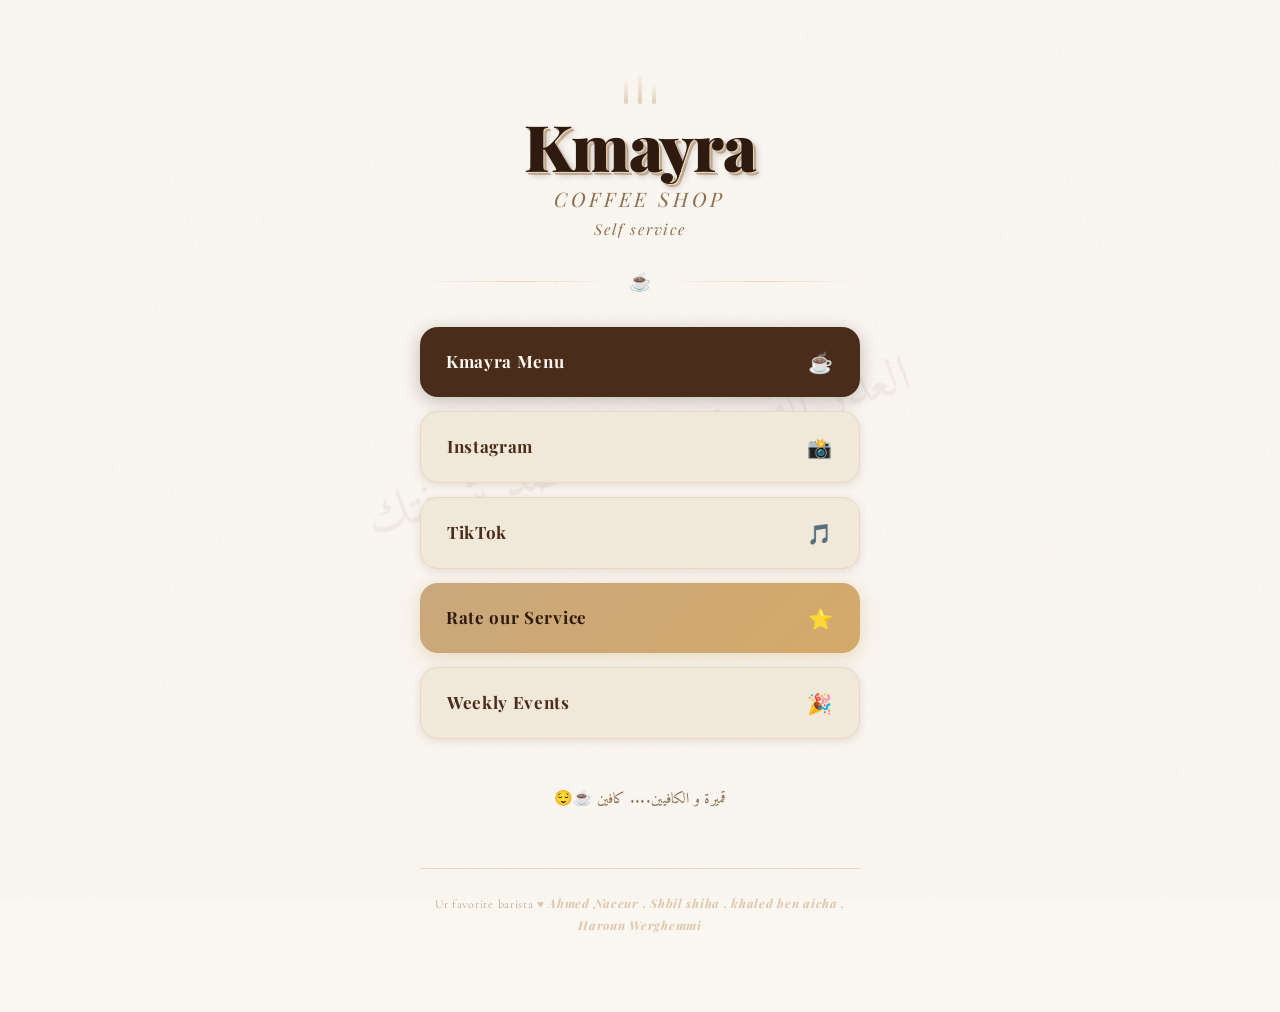
<file: index.html>
<!DOCTYPE html>
<html lang="en">
<head>
  <meta charset="UTF-8" />
  <meta name="viewport" content="width=device-width, initial-scale=1.0" />
  <meta name="description" content="Kmayra Coffee Shop — A cozy, modern café experience." />
  <title>Kmayra Coffee Shop</title>
  <link rel="stylesheet" href="style.css" />
</head>
<body>

  <!-- Arabic Calligraphy Background -->
  <div class="arabic-bg" aria-hidden="true">العذر القهوة... و القصد شوفتك</div>

  <main class="page">

    <!-- Hero -->
    <section class="hero">

      <!-- Steam animation -->
      <div class="steam-wrapper" aria-hidden="true">
        <div class="steam"></div>
        <div class="steam"></div>
        <div class="steam"></div>
      </div>

      <!-- Logo -->
      <div class="logo-container animate-in">
        <span class="logo-main">Kmayra</span>
        <span class="logo-sub">Coffee&nbsp;Shop</span>
        <span class="page-subtitle">Self service</span>
      </div>

      <!-- Ornament divider -->
      <div class="ornament animate-in delay-1" aria-hidden="true">
        <span class="ornament-line"></span>
        <span class="ornament-icon">☕</span>
        <span class="ornament-line"></span>
      </div>

      <!-- Navigation Buttons -->
      <nav class="nav-links" aria-label="Main navigation">

        <a href="menu.html" class="nav-btn nav-btn--primary animate-in delay-2">
          <span class="btn-label">Kmayra Menu</span>
          <span class="btn-icon" aria-hidden="true">☕</span>
        </a>

        <a href="https://www.instagram.com/kmayra_coffeeshop/"
           target="_blank" rel="noopener noreferrer"
           class="nav-btn nav-btn--secondary animate-in delay-3">
          <span class="btn-label">Instagram</span>
          <span class="btn-icon" aria-hidden="true">📸</span>
        </a>

        <a href="https://www.tiktok.com/@kmayra_coffeeshop?_r=1&_t=ZS-961almNlycs"
           target="_blank" rel="noopener noreferrer"
           class="nav-btn nav-btn--secondary animate-in delay-4">
          <span class="btn-label">TikTok</span>
          <span class="btn-icon" aria-hidden="true">🎵</span>
        </a>

        <a href="https://www.google.com/maps/place/Kmayra+coffee+shop/@36.0304541,10.5072787,16.99z/data=!4m6!3m5!1s0x12fd85007e042441:0x80313b62e541119f!8m2!3d36.030453!4d10.5098625!16s%2Fg%2F11xp0xjvp0?entry=ttu&g_ep=EgoyMDI2MDQyOS4wIKXMDSoASAFQAw%3D%3D"
           target="_blank" rel="noopener noreferrer"
           class="nav-btn nav-btn--accent animate-in delay-5">
          <span class="btn-label">Rate our Service</span>
          <span class="btn-icon" aria-hidden="true">⭐</span>
        </a>

        <a href="events.html" class="nav-btn nav-btn--secondary animate-in delay-6">
          <span class="btn-label">Weekly Events</span>
          <span class="btn-icon" aria-hidden="true">🎉</span>
        </a>

      </nav>

      <!-- Footer tagline -->
      <p class="footer-tagline animate-in delay-6">
       😌☕ قميرة و الكافيين.... كافين
      </p>
      <footer class="page-footer animate-in delay-3">
      <p class="footer-made">
        Ur favorite barista  <span class="footer-heart">♥</span>  <span>Ahmed Naceur , Shbil shiha , khaled ben aicha , Haroun Werghemmi</span>
      </p>
    </footer>


    </section>
  </main>

</body>
</html>
</file>
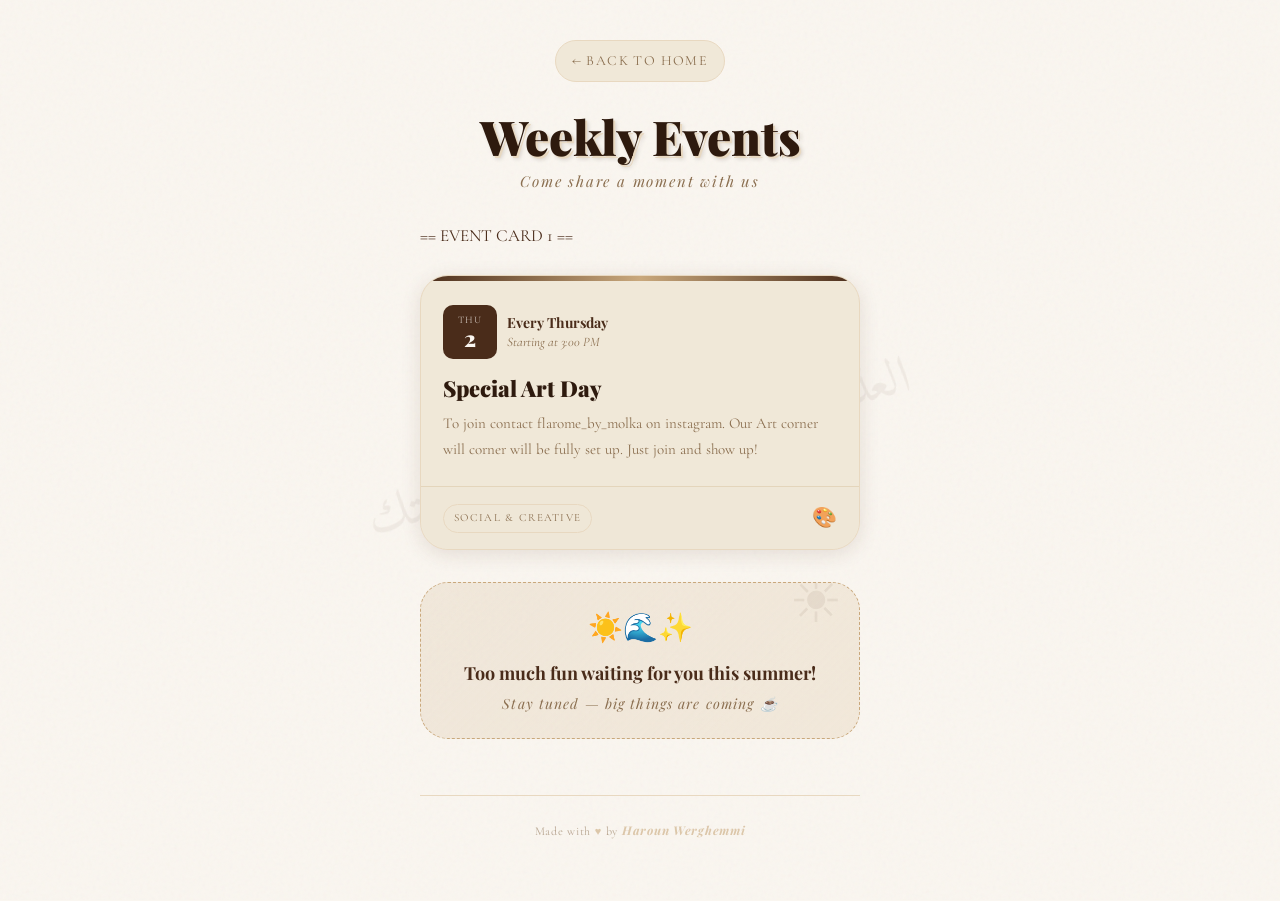
<file: events.html>
<!DOCTYPE html>
<html lang="en">
<head>
  <meta charset="UTF-8" />
  <meta name="viewport" content="width=device-width, initial-scale=1.0" />
  <meta name="description" content="Kmayra Coffee Shop — Weekly Events" />
  <title>Weekly Events — Kmayra Coffee Shop</title>
  <link rel="stylesheet" href="style.css" />
</head>
<body>

  <div class="arabic-bg" aria-hidden="true">العذر القهوة... و القصد شوفتك</div>

  <main class="page">

    <!-- Page Header -->
    <header class="page-header animate-in">
      <a href="index.html" class="back-btn">← Back to Home</a>
      <h1 class="page-title">Weekly Events</h1>
      <p class="page-subtitle">Come share a moment with us</p>
    </header>

    <div class="events-body">
      <div class="events-grid">

        <!--
        EVENT CARDS ARE CURRENTLY HIDDEN.
        To show them: cut everything between the opening and
        closing comment tags of each card and paste it outside.

        HOW TO EDIT EACH WEEK:
        - event-day-name  : short day (Mon, Tue, Wed...)
        - event-day-num   : day number (e.g. 12)
        - strong tag      : full date (e.g. Monday, June 9)
        - span tag        : time (e.g. 7:00 PM)
        - event-tag       : short category label
        - event-title     : event name
        - event-desc      : description paragraph
        - event-icon      : emoji in card footer

        == EVENT CARD 1 ==
        <article class="event-card animate-in delay-1">
          <div class="event-card-accent"></div>
          <div class="event-card-body">
            <div class="event-meta">
              <div class="event-day-badge">
                <span class="event-day-name">FRI</span>
                <span class="event-day-num">6</span>
              </div>
              <div class="event-date-text">
                <strong>Friday, June 6</strong>
                <span>Starting at 7:00 PM</span>
              </div>
            </div>
            <h2 class="event-title">Open Mic Night</h2>
            <p class="event-desc">
              Bring your voice, your poetry, or your guitar. Every Friday evening
              we open our stage to local talent. All are welcome to perform or enjoy.
            </p>
          </div>
          <div class="event-card-footer">
            <span class="event-tag">Music &amp; Arts</span>
            <span class="event-icon">🎶</span>
          </div>
        </article>-->

        == EVENT CARD 1 ==
        <article class="event-card animate-in delay-1">
          <div class="event-card-accent"></div>
          <div class="event-card-body">
            <div class="event-meta">
              <div class="event-day-badge">
                <span class="event-day-name">Thu</span>
                <span class="event-day-num">2</span>
              </div>
              <div class="event-date-text">
                <strong> Every Thursday</strong>
                <span>Starting at 3:00 PM</span>
              </div>
            </div>
            <h2 class="event-title">Special Art Day </h2>
            <p class="event-desc">
              To join contact flarome_by_molka on instagram. Our Art corner will
              corner will be fully set up. Just join and show up!
            </p>
          </div>
          <div class="event-card-footer">
            <span class="event-tag">Social &amp; Creative</span>
            <span class="event-icon">🎨</span>
          </div>
        </article>
        

      </div><!-- /.events-grid -->

      <!-- Summer teaser note -->
      <div class="summer-note animate-in delay-2">
        <span class="summer-note-emoji">☀️🌊✨</span>
        <p class="summer-note-text">Too much fun waiting for you this summer!</p>
        <p class="summer-note-sub">Stay tuned — big things are coming ☕</p>
      </div>

    </div><!-- /.events-body -->

    <!-- Footer -->
    <footer class="page-footer animate-in delay-3">
      <p class="footer-made">
        Made with <span class="footer-heart">♥</span> by <span>Haroun Werghemmi</span>
      </p>
    </footer>

  </main>

</body>
</html>
</file>
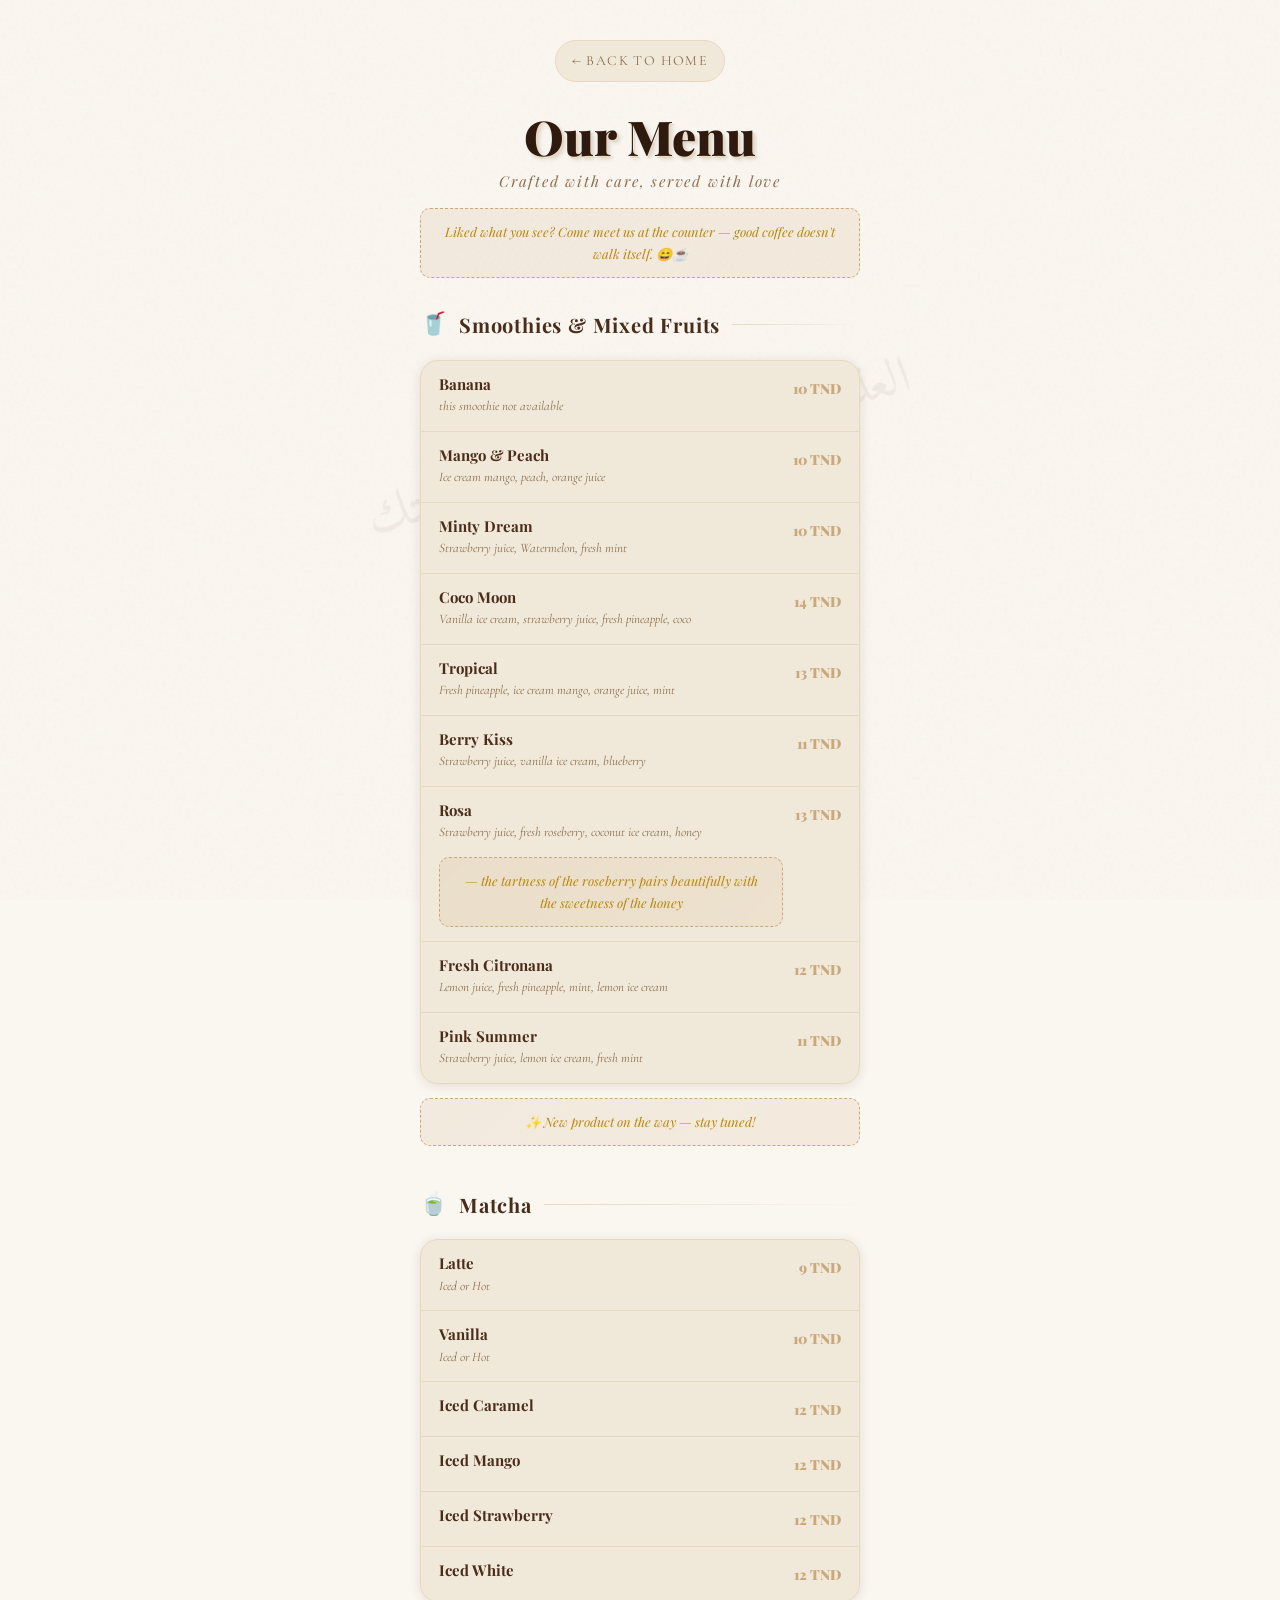
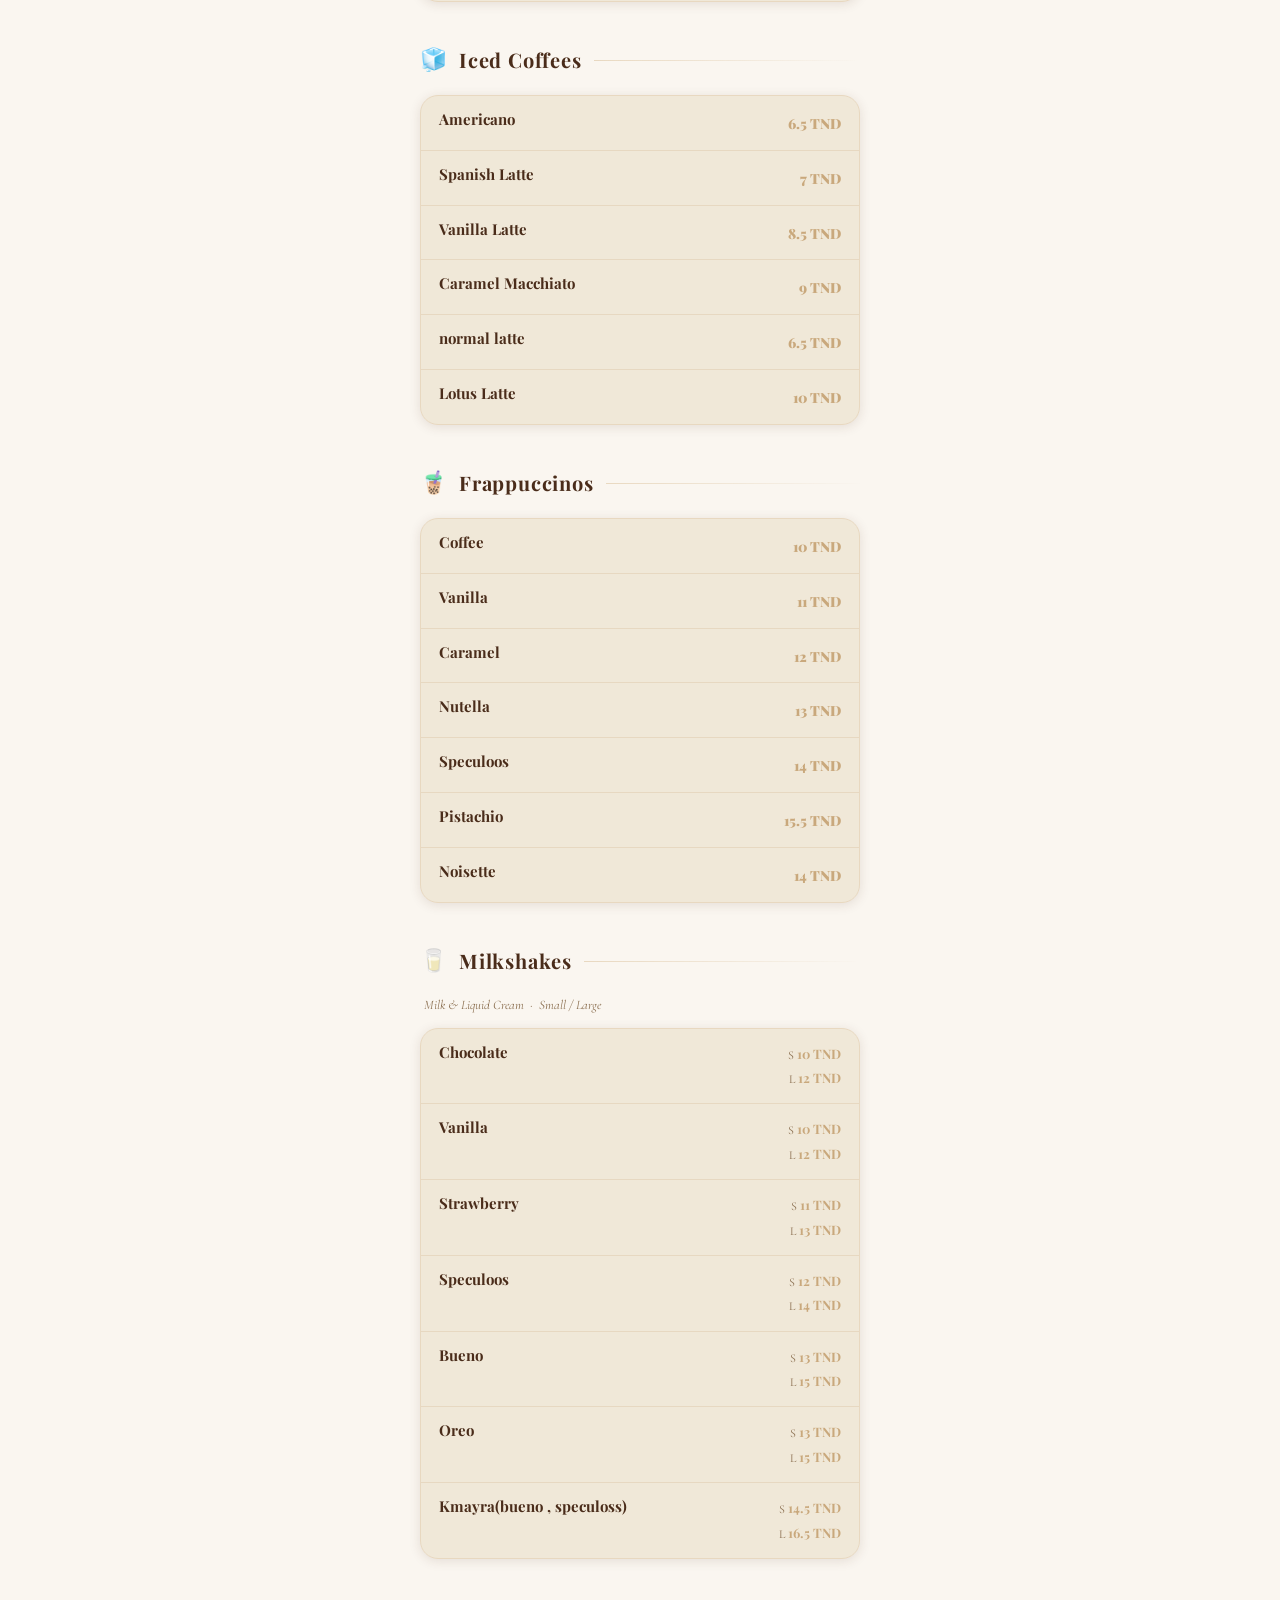
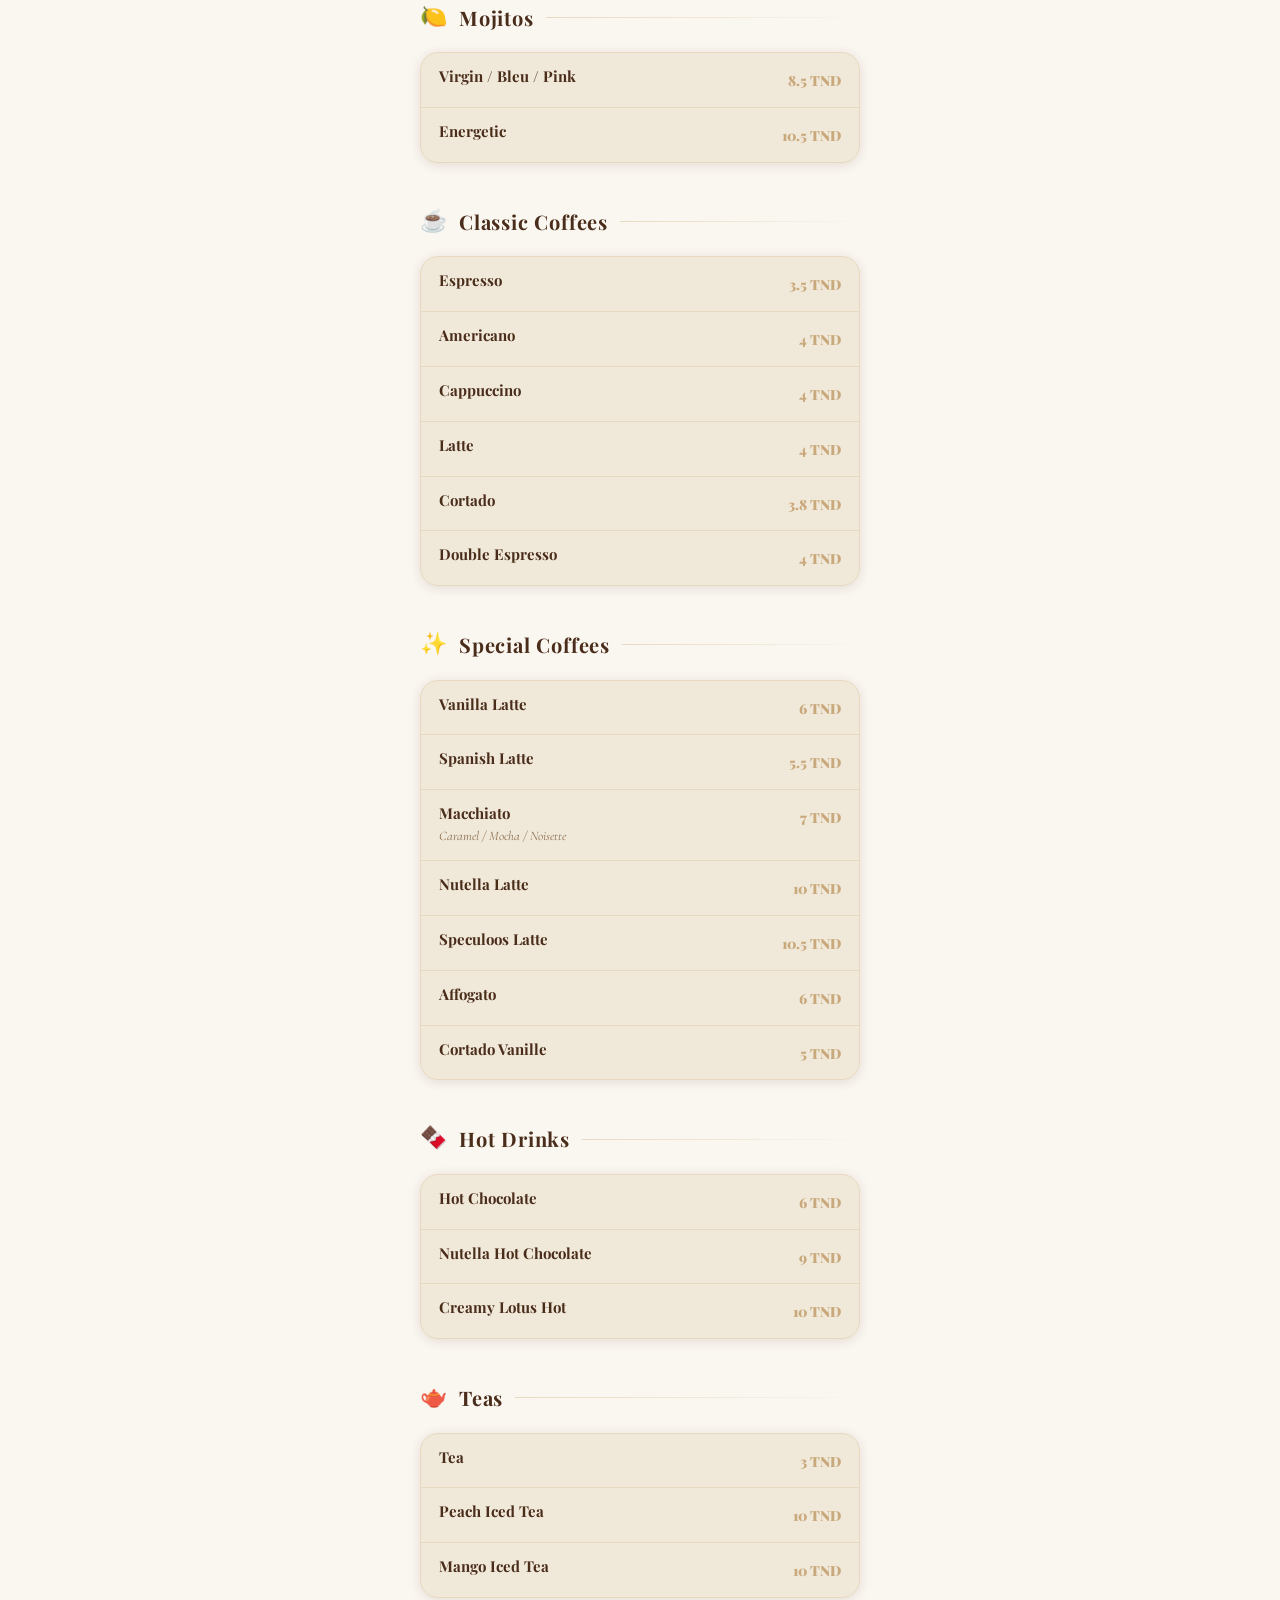
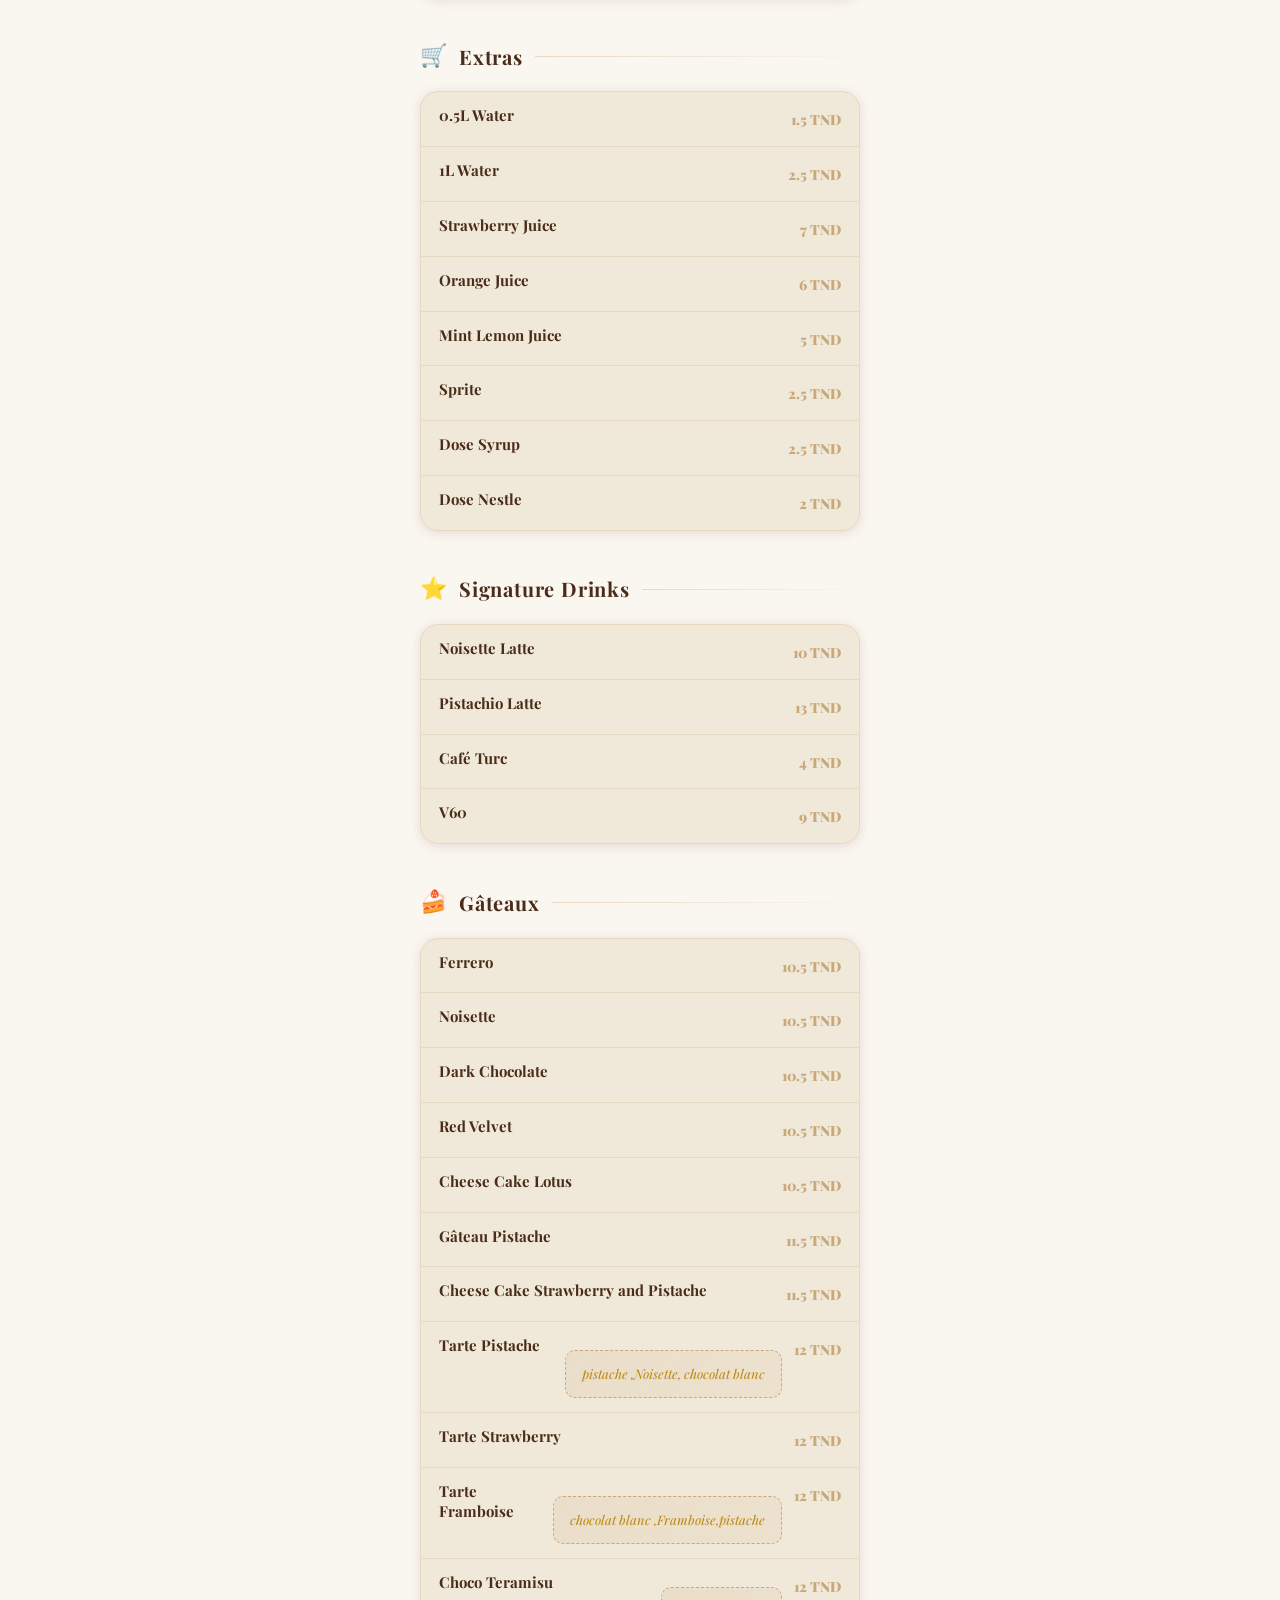
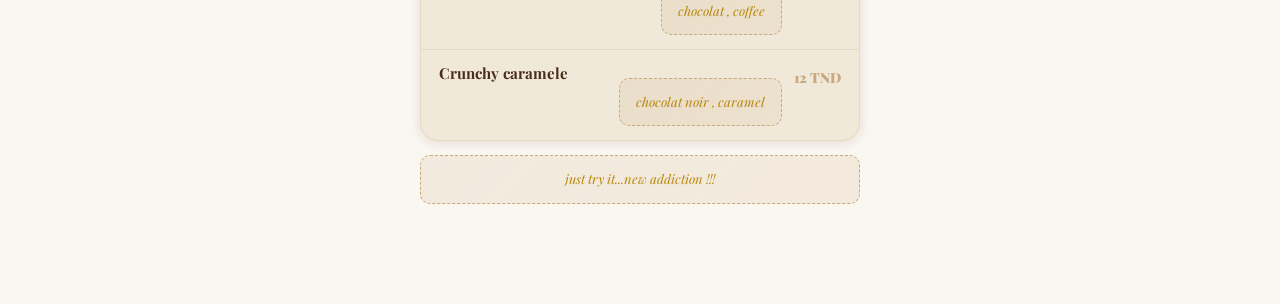
<file: menu.html>
<!DOCTYPE html>
<html lang="en">
<head>
  <meta charset="UTF-8" />
  <meta name="viewport" content="width=device-width, initial-scale=1.0" />
  <meta name="description" content="Kmayra Coffee Shop — Full Menu" />
  <title>Menu — Kmayra Coffee Shop</title>
  <link rel="stylesheet" href="style.css" />
</head>
<body>

  <div class="arabic-bg" aria-hidden="true">العذر القهوة... و القصد شوفتك</div>

  <main class="page">

    <!-- Page Header -->
    <header class="page-header animate-in">
      <a href="index.html" class="back-btn">← Back to Home</a>
      <h1 class="page-title">Our Menu</h1>
      <p class="page-subtitle">Crafted with care, served with love</p>
      <p class="coming-soon-note">Liked what you see? Come meet us at the counter — good coffee doesn't walk itself. 😄☕

 </p>
    </header>

    <div class="menu-body">

      <!-- ── SMOOTHIES / MIXED FRUITS ──────────────────── -->
      <section class="menu-section animate-in delay-1">
        <div class="section-header">
          <span class="section-icon" aria-hidden="true">🥤</span>
          <h2 class="section-title">Smoothies &amp; Mixed Fruits</h2>
          <span class="section-line" aria-hidden="true"></span>
        </div>

        <div class="menu-card">

          <div class="menu-item">
            <div class="item-info">
              <div class="item-name">Banana</div>
              <div class="item-desc">this smoothie not available </div>
            </div>
            <div class="item-price">10 TND</div>
          </div>

          <div class="menu-item">
            <div class="item-info">
              <div class="item-name">Mango &amp; Peach</div>
              <div class="item-desc">Ice cream mango, peach, orange juice</div>
            </div>
            <div class="item-price">10 TND</div>
          </div>

          <div class="menu-item">
            <div class="item-info">
              <div class="item-name">Minty Dream</div>
              <div class="item-desc">Strawberry juice, Watermelon, fresh mint</div>
            </div>
            <div class="item-price">10 TND</div>
          </div>

          <div class="menu-item">
            <div class="item-info">
              <div class="item-name">Coco Moon</div>
              <div class="item-desc">Vanilla ice cream, strawberry juice, fresh pineapple, coco</div>
            </div>
            <div class="item-price">14 TND</div>
          </div>

          <div class="menu-item">
            <div class="item-info">
              <div class="item-name">Tropical</div>
              <div class="item-desc">Fresh pineapple, ice cream mango, orange juice, mint</div>
            </div>
            <div class="item-price">13 TND</div>
          </div>

          <div class="menu-item">
            <div class="item-info">
              <div class="item-name">Berry Kiss</div>
              <div class="item-desc">Strawberry juice, vanilla ice cream, blueberry</div>
            </div>
            <div class="item-price">11 TND</div>
          </div>

          <div class="menu-item">
            <div class="item-info">
              <div class="item-name">Rosa</div>
              <div class="item-desc">Strawberry juice, fresh roseberry, coconut ice cream, honey </div>
              <div class="coming-soon-note">— the tartness of the roseberry pairs beautifully with the sweetness of the honey</div>
            </div>
            <div class="item-price">13 TND</div>
          </div>

          <div class="menu-item">
            <div class="item-info">
              <div class="item-name">Fresh Citronana</div>
              <div class="item-desc">Lemon juice, fresh pineapple, mint, lemon ice cream</div>
            </div>
            <div class="item-price">12 TND</div>
          </div>

          <div class="menu-item">
            <div class="item-info">
              <div class="item-name">Pink Summer</div>
              <div class="item-desc">Strawberry juice, lemon ice cream, fresh mint</div>
            </div>
            <div class="item-price ">11 TND </div>
          </div>

        </div>

        <div class="coming-soon-note" role="note">
          ✨ New product on the way — stay tuned!
        </div>
      </section>

      <!-- ── MATCHA ─────────────────────────────────────── -->
      <section class="menu-section animate-in delay-2">
        <div class="section-header">
          <span class="section-icon" aria-hidden="true">🍵</span>
          <h2 class="section-title">Matcha</h2>
          <span class="section-line" aria-hidden="true"></span>
        </div>
        <div class="menu-card">

          <div class="menu-item">
            <div class="item-info"><div class="item-name">Latte</div><div class="item-desc">Iced or Hot</div></div>
            <div class="item-price">9 TND</div>
          </div>

          <div class="menu-item">
            <div class="item-info"><div class="item-name">Vanilla</div><div class="item-desc">Iced or Hot</div></div>
            <div class="item-price">10 TND</div>
          </div>

          <div class="menu-item">
            <div class="item-info"><div class="item-name">Iced Caramel</div></div>
            <div class="item-price">12 TND</div>
          </div>

          <div class="menu-item">
            <div class="item-info"><div class="item-name">Iced Mango</div></div>
            <div class="item-price">12 TND</div>
          </div>

          <div class="menu-item">
            <div class="item-info"><div class="item-name">Iced Strawberry</div></div>
            <div class="item-price">12 TND</div>
          </div>

          <div class="menu-item">
            <div class="item-info"><div class="item-name">Iced White</div></div>
            <div class="item-price">12 TND</div>
          </div>

        </div>
      </section>

      <!-- ── ICED COFFEES ──────────────────────────────── -->
      <section class="menu-section animate-in delay-3">
        <div class="section-header">
          <span class="section-icon" aria-hidden="true">🧊</span>
          <h2 class="section-title">Iced Coffees</h2>
          <span class="section-line" aria-hidden="true"></span>
        </div>
        <div class="menu-card">

          <div class="menu-item">
            <div class="item-info"><div class="item-name">Americano</div></div>
            <div class="item-price">6.5 TND</div>
          </div>

          <div class="menu-item">
            <div class="item-info"><div class="item-name">Spanish Latte</div></div>
            <div class="item-price">7 TND</div>
          </div>

          <div class="menu-item">
            <div class="item-info"><div class="item-name">Vanilla Latte</div></div>
            <div class="item-price">8.5 TND</div>
          </div>

          <div class="menu-item">
            <div class="item-info"><div class="item-name">Caramel Macchiato</div></div>
            <div class="item-price">9 TND</div>
          </div>

          <div class="menu-item">
            <div class="item-info"><div class="item-name">normal latte</div></div>
            <div class="item-price">6.5 TND</div>
          </div>

          <div class="menu-item">
            <div class="item-info"><div class="item-name">Lotus Latte</div></div>
            <div class="item-price">10 TND</div>
          </div>

        </div>
      </section>

      <!-- ── FRAPPUCCINOS ──────────────────────────────── -->
      <section class="menu-section animate-in delay-1">
        <div class="section-header">
          <span class="section-icon" aria-hidden="true">🧋</span>
          <h2 class="section-title">Frappuccinos</h2>
          <span class="section-line" aria-hidden="true"></span>
        </div>
        <div class="menu-card">

          <div class="menu-item">
            <div class="item-info"><div class="item-name">Coffee</div></div>
            <div class="item-price">10 TND</div>
          </div>

          <div class="menu-item">
            <div class="item-info"><div class="item-name">Vanilla</div></div>
            <div class="item-price">11 TND</div>
          </div>

          <div class="menu-item">
            <div class="item-info"><div class="item-name">Caramel</div></div>
            <div class="item-price">12 TND</div>
          </div>

          <div class="menu-item">
            <div class="item-info"><div class="item-name">Nutella</div></div>
            <div class="item-price">13 TND</div>
          </div>

          <div class="menu-item">
            <div class="item-info"><div class="item-name">Speculoos</div></div>
            <div class="item-price">14 TND</div>
          </div>

          <div class="menu-item">
            <div class="item-info"><div class="item-name">Pistachio</div></div>
            <div class="item-price">15.5 TND</div>
          </div>

          <div class="menu-item">
            <div class="item-info"><div class="item-name">Noisette</div></div>
            <div class="item-price">14 TND</div>
          </div>

        </div>
      </section>

      <!-- ── MILKSHAKES ────────────────────────────────── -->
      <section class="menu-section animate-in delay-2">
        <div class="section-header">
          <span class="section-icon" aria-hidden="true">🥛</span>
          <h2 class="section-title">Milkshakes</h2>
          <span class="section-line" aria-hidden="true"></span>
        </div>
        <p class="item-desc" style="margin-bottom:12px; padding-left:4px;">Milk &amp; Liquid Cream &nbsp;·&nbsp; <em>Small / Large</em></p>
        <div class="menu-card">

          <div class="menu-item">
            <div class="item-info"><div class="item-name">Chocolate</div></div>
            <div class="price-variants">
              <div class="price-variant">S <strong>10 TND</strong></div>
              <div class="price-variant">L <strong>12 TND</strong></div>
            </div>
          </div>

          <div class="menu-item">
            <div class="item-info"><div class="item-name">Vanilla</div></div>
            <div class="price-variants">
              <div class="price-variant">S <strong>10 TND</strong></div>
              <div class="price-variant">L <strong>12 TND</strong></div>
            </div>
          </div>

          <div class="menu-item">
            <div class="item-info"><div class="item-name">Strawberry</div></div>
            <div class="price-variants">
              <div class="price-variant">S <strong>11 TND</strong></div>
              <div class="price-variant">L <strong>13 TND</strong></div>
            </div>
          </div>

          <div class="menu-item">
            <div class="item-info"><div class="item-name">Speculoos</div></div>
            <div class="price-variants">
              <div class="price-variant">S <strong>12 TND</strong></div>
              <div class="price-variant">L <strong>14 TND</strong></div>
            </div>
          </div>

          <div class="menu-item">
            <div class="item-info"><div class="item-name">Bueno</div></div>
            <div class="price-variants">
              <div class="price-variant">S <strong>13 TND</strong></div>
              <div class="price-variant">L <strong>15 TND</strong></div>
            </div>
          </div>

          <div class="menu-item">
            <div class="item-info"><div class="item-name">Oreo</div></div>
            <div class="price-variants">
              <div class="price-variant">S <strong>13 TND</strong></div>
              <div class="price-variant">L <strong>15 TND</strong></div>
            </div>
          </div>

          <div class="menu-item">
            <div class="item-info"><div class="item-name">Kmayra(bueno , speculoss)</div></div>
            <div class="price-variants">
              <div class="price-variant">S <strong>14.5 TND</strong></div>
              <div class="price-variant">L <strong>16.5 TND</strong></div>
            </div>
          </div>

        </div>
      </section>

      <!-- ── MOJITOS ───────────────────────────────────── -->
      <section class="menu-section animate-in delay-3">
        <div class="section-header">
          <span class="section-icon" aria-hidden="true">🍋</span>
          <h2 class="section-title">Mojitos</h2>
          <span class="section-line" aria-hidden="true"></span>
        </div>
        <div class="menu-card">

          <div class="menu-item">
            <div class="item-info"><div class="item-name">Virgin / Bleu / Pink</div></div>
            <div class="item-price">8.5 TND</div>
          </div>

          <div class="menu-item">
            <div class="item-info"><div class="item-name">Energetic</div></div>
            <div class="item-price">10.5 TND</div>
          </div>

        </div>
      </section>

      <!-- ── CLASSIC COFFEES ───────────────────────────── -->
      <section class="menu-section animate-in delay-1">
        <div class="section-header">
          <span class="section-icon" aria-hidden="true">☕</span>
          <h2 class="section-title">Classic Coffees</h2>
          <span class="section-line" aria-hidden="true"></span>
        </div>
        <div class="menu-card">

          <div class="menu-item">
            <div class="item-info"><div class="item-name">Espresso</div></div>
            <div class="item-price">3.5 TND</div>
          </div>

          <div class="menu-item">
            <div class="item-info"><div class="item-name">Americano</div></div>
            <div class="item-price">4 TND</div>
          </div>

          <div class="menu-item">
            <div class="item-info"><div class="item-name">Cappuccino</div></div>
            <div class="item-price">4 TND</div>
          </div>

          <div class="menu-item">
            <div class="item-info"><div class="item-name">Latte</div></div>
            <div class="item-price">4 TND</div>
          </div>

          <div class="menu-item">
            <div class="item-info"><div class="item-name">Cortado</div></div>
            <div class="item-price">3.8 TND</div>
          </div>

          <div class="menu-item">
            <div class="item-info"><div class="item-name">Double Espresso</div></div>
            <div class="item-price">4 TND</div>
          </div>

        </div>
      </section>

      <!-- ── SPECIAL COFFEES ───────────────────────────── -->
      <section class="menu-section animate-in delay-2">
        <div class="section-header">
          <span class="section-icon" aria-hidden="true">✨</span>
          <h2 class="section-title">Special Coffees</h2>
          <span class="section-line" aria-hidden="true"></span>
        </div>
        <div class="menu-card">

          <div class="menu-item">
            <div class="item-info"><div class="item-name">Vanilla Latte</div></div>
            <div class="item-price">6 TND</div>
          </div>

          <div class="menu-item">
            <div class="item-info"><div class="item-name">Spanish Latte</div></div>
            <div class="item-price">5.5 TND</div>
          </div>

          <div class="menu-item">
            <div class="item-info">
              <div class="item-name">Macchiato</div>
              <div class="item-desc">Caramel / Mocha / Noisette</div>
            </div>
            <div class="item-price">7 TND</div>
          </div>

          <div class="menu-item">
            <div class="item-info"><div class="item-name">Nutella Latte</div></div>
            <div class="item-price ">10 TND</div>
          </div>

          <div class="menu-item">
            <div class="item-info"><div class="item-name">Speculoos Latte</div></div>
            <div class="item-price">10.5 TND</div>
          </div>

          <div class="menu-item">
            <div class="item-info"><div class="item-name">Affogato</div></div>
            <div class="item-price">6 TND</div>
          </div>

          <div class="menu-item">
            <div class="item-info"><div class="item-name">Cortado Vanille</div></div>
            <div class="item-price">5 TND</div>
          </div>

        </div>
      </section>

      <!-- ── HOT DRINKS ────────────────────────────────── -->
      <section class="menu-section animate-in delay-3">
        <div class="section-header">
          <span class="section-icon" aria-hidden="true">🍫</span>
          <h2 class="section-title">Hot Drinks</h2>
          <span class="section-line" aria-hidden="true"></span>
        </div>
        <div class="menu-card">

          <div class="menu-item">
            <div class="item-info"><div class="item-name">Hot Chocolate</div></div>
            <div class="item-price">6 TND</div>
          </div>

          <div class="menu-item">
            <div class="item-info"><div class="item-name">Nutella Hot Chocolate</div></div>
            <div class="item-price">9 TND</div>
          </div>

          <div class="menu-item">
            <div class="item-info"><div class="item-name">Creamy Lotus Hot</div></div>
            <div class="item-price">10 TND</div>
          </div>

        </div>
      </section>

      <!-- ── TEAS ──────────────────────────────────────── -->
      <section class="menu-section animate-in delay-1">
        <div class="section-header">
          <span class="section-icon" aria-hidden="true">🫖</span>
          <h2 class="section-title">Teas</h2>
          <span class="section-line" aria-hidden="true"></span>
        </div>
        <div class="menu-card">

          <div class="menu-item">
            <div class="item-info"><div class="item-name">Tea</div></div>
            <div class="item-price">3 TND</div>
          </div>

          <div class="menu-item">
            <div class="item-info"><div class="item-name">Peach Iced Tea</div></div>
            <div class="item-price">10 TND</div>
          </div>

          <div class="menu-item">
            <div class="item-info"><div class="item-name">Mango Iced Tea</div></div>
            <div class="item-price">10 TND</div>
          </div>

        </div>
      </section>

      <!-- ── EXTRAS ────────────────────────────────────── -->
      <section class="menu-section animate-in delay-2">
        <div class="section-header">
          <span class="section-icon" aria-hidden="true">🛒</span>
          <h2 class="section-title">Extras</h2>
          <span class="section-line" aria-hidden="true"></span>
        </div>
        <div class="menu-card">

          <div class="menu-item">
            <div class="item-info"><div class="item-name">0.5L Water</div></div>
            <div class="item-price">1.5 TND</div>
          </div>
          <div class="menu-item">
            <div class="item-info"><div class="item-name">1L Water</div></div>
            <div class="item-price">2.5 TND</div>
          </div>

          <div class="menu-item">
            <div class="item-info"><div class="item-name">Strawberry Juice</div></div>
            <div class="item-price">7 TND</div>
          </div>

          <div class="menu-item">
            <div class="item-info"><div class="item-name">Orange Juice</div></div>
            <div class="item-price">6 TND</div>
          </div>

          <div class="menu-item">
            <div class="item-info"><div class="item-name">Mint Lemon Juice</div></div>
            <div class="item-price">5 TND</div>
          </div>

          <div class="menu-item">
            <div class="item-info"><div class="item-name">Sprite</div></div>
            <div class="item-price">2.5 TND</div>
          </div>

          <div class="menu-item">
            <div class="item-info"><div class="item-name">Dose Syrup</div></div>
            <div class="item-price">2.5 TND</div>
          </div>

          <div class="menu-item">
            <div class="item-info"><div class="item-name">Dose Nestle</div></div>
            <div class="item-price">2 TND</div>
          </div>

        </div>
      </section>

      <!-- ── SIGNATURE DRINKS ──────────────────────────── -->
      <section class="menu-section animate-in delay-1">
        <div class="section-header">
          <span class="section-icon" aria-hidden="true">⭐</span>
          <h2 class="section-title">Signature Drinks</h2>
          <span class="section-line" aria-hidden="true"></span>
        </div>
        <div class="menu-card">

          <div class="menu-item">
            <div class="item-info"><div class="item-name">Noisette Latte</div></div>
            <div class="item-price">10 TND</div>
          </div>

          <div class="menu-item">
            <div class="item-info"><div class="item-name">Pistachio Latte</div></div>
            <div class="item-price">13 TND</div>
          </div>

          <div class="menu-item">
            <div class="item-info"><div class="item-name">Café Turc</div></div>
            <div class="item-price ">4 TND</div>
          </div>

          <div class="menu-item">
            <div class="item-info"><div class="item-name">V60</div></div>
            <div class="item-price">9 TND</div>
          </div>

        </div>
      </section>

      <!-- ── GATEAUX ────────────────────────────────────── -->
      <section class="menu-section animate-in delay-2">
        <div class="section-header">
          <span class="section-icon" aria-hidden="true">🍰</span>
          <h2 class="section-title">Gâteaux</h2>
          <span class="section-line" aria-hidden="true"></span>
        </div>
        <div class="menu-card">

          <div class="menu-item">
            <div class="item-info"><div class="item-name">Ferrero</div></div>
            <div class="item-price">10.5 TND</div>
          </div>

          <div class="menu-item">
            <div class="item-info"><div class="item-name">Noisette</div></div>
            <div class="item-price">10.5 TND</div>
          </div>

          <div class="menu-item">
            <div class="item-info"><div class="item-name">Dark Chocolate</div></div>
            <div class="item-price">10.5 TND</div>
          </div>

          <div class="menu-item">
            <div class="item-info"><div class="item-name">Red Velvet</div></div>
            <div class="item-price">10.5 TND</div>
          </div>

          <div class="menu-item">
            <div class="item-info"><div class="item-name">Cheese Cake Lotus</div></div>
            <div class="item-price">10.5 TND</div>
          </div>

          <div class="menu-item">
            <div class="item-info"><div class="item-name">Gâteau Pistache</div></div>
            <div class="item-price">11.5 TND</div>
          </div>
          <div class="menu-item">
            <div class="item-info"><div class="item-name">Cheese Cake Strawberry and Pistache</div></div>
            <div class="item-price">11.5 TND</div>
          </div>
          <div class="menu-item">
            <div class="item-info"><div class="item-name">Tarte Pistache</div></div>
            <div class="coming-soon-note">pistache ,Noisette, chocolat blanc </div>
            <div class="item-price">12 TND</div>
          </div>
          <div class="menu-item">
            <div class="item-info"><div class="item-name">Tarte Strawberry</div></div>
            <div class="item-price">12 TND</div>
          </div>
          <div class="menu-item">
            <div class="item-info"><div class="item-name">Tarte Framboise </div></div>
            <div class="coming-soon-note">chocolat blanc ,Framboise,pistache </div>
            <div class="item-price">12 TND</div>
            
          </div>
          <div class="menu-item">
            <div class="item-info"><div class="item-name">Choco Teramisu </div></div>
            <div class="coming-soon-note">chocolat , coffee </div>
            <div class="item-price">12 TND</div>
            

          </div>
          <div class="menu-item">
            <div class="item-info"><div class="item-name">Crunchy caramele</div></div>
            <div class="coming-soon-note">chocolat noir , caramel </div>
            <div class="item-price">12 TND</div>
            
          </div>

        </div>
        <div class="coming-soon-note">just try it...new addiction !!! </div>
      </section>

    </div><!-- /.menu-body -->
  </main>

</body>
</html>
</file>
<file: style.css>
/* ============================================================
   KMAYRA COFFEE SHOP — Global Stylesheet
   ============================================================ */

@import url('https://fonts.googleapis.com/css2?family=Playfair+Display:ital,wght@0,400;0,700;0,900;1,400;1,700&family=Cormorant+Garamond:ital,wght@0,300;0,400;0,600;1,300;1,400&family=Amiri:ital,wght@0,400;0,700;1,400&display=swap');

/* ── Variables ─────────────────────────────────────────────── */
:root {
  --cream:        #faf6f0;
  --beige:        #f0e8d8;
  --parchment:    #e8d8c0;
  --latte:        #c9a87c;
  --espresso:     #4a2c1a;
  --mocha:        #2e1a0e;
  --ink:          #1c1108;
  --muted:        #8b6f50;
  --gold:         #b8860b;
  --soft-shadow:  rgba(74, 44, 26, 0.12);
  --deep-shadow:  rgba(30, 16, 8, 0.25);

  --font-display: 'Playfair Display', Georgia, serif;
  --font-body:    'Cormorant Garamond', Georgia, serif;
  --font-arabic:  'Amiri', serif;

  --radius-sm:    10px;
  --radius-md:    18px;
  --radius-lg:    28px;
  --radius-pill:  999px;

  --transition:   0.3s cubic-bezier(0.25, 0.46, 0.45, 0.94);
}

/* ── Reset & Base ───────────────────────────────────────────── */
*, *::before, *::after { box-sizing: border-box; margin: 0; padding: 0; }

html { scroll-behavior: smooth; -webkit-text-size-adjust: 100%; }

body {
  background-color: var(--cream);
  color: var(--espresso);
  font-family: var(--font-body);
  font-size: 17px;
  line-height: 1.7;
  min-height: 100vh;
  overflow-x: hidden;
}

/* ── Noise Texture Overlay ──────────────────────────────────── */
body::before {
  content: '';
  position: fixed;
  inset: 0;
  background-image: url("data:image/svg+xml,%3Csvg viewBox='0 0 256 256' xmlns='http://www.w3.org/2000/svg'%3E%3Cfilter id='noise'%3E%3CfeTurbulence type='fractalNoise' baseFrequency='0.9' numOctaves='4' stitchTiles='stitch'/%3E%3C/filter%3E%3Crect width='100%25' height='100%25' filter='url(%23noise)' opacity='0.04'/%3E%3C/svg%3E");
  pointer-events: none;
  z-index: 0;
}

/* ── Page Wrapper ───────────────────────────────────────────── */
.page {
  position: relative;
  z-index: 1;
  max-width: 480px;
  margin: 0 auto;
  padding: 0 20px 60px;
  min-height: 100vh;
}

/* ============================================================
   LANDING PAGE
   ============================================================ */

/* Arabic Calligraphy Background */
.arabic-bg {
  position: fixed;
  top: 50%;
  left: 50%;
  transform: translate(-50%, -50%) rotate(-15deg);
  font-family: var(--font-arabic);
  font-size: clamp(28px, 10vw, 52px);
  color: var(--espresso);
  opacity: 0.055;
  white-space: nowrap;
  pointer-events: none;
  z-index: 0;
  letter-spacing: 0.02em;
  text-align: center;
  line-height: 1.5;
  user-select: none;
}

/* Hero Section */
.hero {
  position: relative;
  z-index: 1;
  display: flex;
  flex-direction: column;
  align-items: center;
  padding-top: 64px;
  padding-bottom: 16px;
}

/* Steam Animation */
.steam-wrapper {
  display: flex;
  gap: 10px;
  margin-bottom: 10px;
  height: 40px;
  align-items: flex-end;
}

.steam {
  width: 4px;
  background: linear-gradient(to top, var(--latte), transparent);
  border-radius: var(--radius-pill);
  animation: steam 2.4s ease-in-out infinite;
  opacity: 0.5;
}
.steam:nth-child(1) { height: 24px; animation-delay: 0s; }
.steam:nth-child(2) { height: 32px; animation-delay: 0.4s; }
.steam:nth-child(3) { height: 20px; animation-delay: 0.8s; }

@keyframes steam {
  0%, 100% { transform: translateY(0) scaleX(1); opacity: 0.5; }
  50%       { transform: translateY(-10px) scaleX(1.3); opacity: 0.2; }
}

/* Logo */
.logo-container {
  text-align: center;
  margin-bottom: 8px;
}

.logo-main {
  display: block;
  font-family: var(--font-display);
  font-weight: 900;
  font-size: clamp(42px, 13vw, 64px);
  color: var(--mocha);
  letter-spacing: -0.02em;
  line-height: 1;
  text-shadow:
    1px 1px 0 var(--parchment),
    2px 2px 0 var(--latte),
    3px 3px 0 rgba(74,44,26,0.3),
    4px 4px 6px rgba(30,16,8,0.2);
  margin-bottom: 4px;
}

.logo-sub {
  display: block;
  font-family: var(--font-display);
  font-weight: 400;
  font-style: italic;
  font-size: clamp(15px, 4.5vw, 20px);
  color: var(--muted);
  letter-spacing: 0.18em;
  text-transform: uppercase;
}

/* Ornament Divider */
.ornament {
  display: flex;
  align-items: center;
  gap: 12px;
  margin: 20px 0 36px;
  width: 100%;
}

.ornament-line {
  flex: 1;
  height: 1px;
  background: linear-gradient(to right, transparent, var(--parchment), transparent);
}

.ornament-icon {
  font-size: 18px;
  color: var(--latte);
  line-height: 1;
}

/* Nav Buttons */
.nav-links {
  display: flex;
  flex-direction: column;
  gap: 14px;
  width: 100%;
}

.nav-btn {
  display: flex;
  align-items: center;
  justify-content: space-between;
  padding: 18px 26px;
  border-radius: var(--radius-md);
  text-decoration: none;
  font-family: var(--font-display);
  font-weight: 700;
  font-size: 17px;
  letter-spacing: 0.04em;
  transition: var(--transition);
  position: relative;
  overflow: hidden;
}

.nav-btn::before {
  content: '';
  position: absolute;
  inset: 0;
  opacity: 0;
  transition: opacity var(--transition);
}

.nav-btn:hover::before,
.nav-btn:active::before { opacity: 1; }

/* Primary button (menu) */
.nav-btn--primary {
  background: var(--espresso);
  color: var(--cream);
  box-shadow: 0 4px 18px var(--deep-shadow);
}
.nav-btn--primary::before {
  background: linear-gradient(135deg, var(--mocha), var(--espresso));
}
.nav-btn--primary:hover {
  transform: translateY(-2px);
  box-shadow: 0 8px 24px var(--deep-shadow);
}

/* Secondary buttons */
.nav-btn--secondary {
  background: var(--beige);
  color: var(--espresso);
  border: 1.5px solid var(--parchment);
  box-shadow: 0 2px 10px var(--soft-shadow);
}
.nav-btn--secondary::before {
  background: linear-gradient(135deg, var(--parchment), var(--beige));
}
.nav-btn--secondary:hover {
  transform: translateY(-2px);
  border-color: var(--latte);
  box-shadow: 0 6px 18px var(--soft-shadow);
}

/* Accent (rate/google) */
.nav-btn--accent {
  background: linear-gradient(135deg, var(--latte), #d4a96a);
  color: var(--mocha);
  box-shadow: 0 4px 18px rgba(200, 160, 100, 0.35);
}
.nav-btn--accent:hover {
  transform: translateY(-2px);
  box-shadow: 0 8px 24px rgba(200, 160, 100, 0.45);
}

.btn-label { flex: 1; }

.btn-icon {
  font-size: 20px;
  transition: transform var(--transition);
}
.nav-btn:hover .btn-icon { transform: translateX(4px); }

/* Footer tagline */
.footer-tagline {
  margin-top: 48px;
  text-align: center;
  font-family: var(--font-arabic);
  font-size: 15px;
  color: var(--muted);
  opacity: 0.7;
  letter-spacing: 0.02em;
}

/* ============================================================
   SHARED PAGE HEADER (menu / events)
   ============================================================ */

.page-header {
  position: relative;
  z-index: 1;
  padding-top: 40px;
  padding-bottom: 28px;
  text-align: center;
}

.back-btn {
  display: inline-flex;
  align-items: center;
  gap: 8px;
  text-decoration: none;
  font-family: var(--font-body);
  font-size: 14px;
  letter-spacing: 0.1em;
  text-transform: uppercase;
  color: var(--muted);
  margin-bottom: 28px;
  transition: color var(--transition);
  padding: 8px 16px;
  border: 1px solid var(--parchment);
  border-radius: var(--radius-pill);
  background: var(--beige);
}
.back-btn:hover { color: var(--espresso); border-color: var(--latte); }

.page-title {
  font-family: var(--font-display);
  font-weight: 900;
  font-size: clamp(32px, 10vw, 48px);
  color: var(--mocha);
  line-height: 1.1;
  text-shadow: 2px 2px 0 var(--parchment), 3px 3px 4px rgba(30,16,8,0.15);
  margin-bottom: 6px;
}

.page-subtitle {
  font-family: var(--font-display);
  font-style: italic;
  font-size: 15px;
  color: var(--muted);
  letter-spacing: 0.12em;
}

/* ============================================================
   MENU PAGE
   ============================================================ */

.menu-body { position: relative; z-index: 1; }

/* Menu Section */
.menu-section {
  margin-bottom: 40px;
}

.section-header {
  display: flex;
  align-items: center;
  gap: 12px;
  margin-bottom: 16px;
}

.section-icon { font-size: 22px; }

.section-title {
  font-family: var(--font-display);
  font-weight: 700;
  font-size: 20px;
  color: var(--espresso);
  letter-spacing: 0.04em;
}

.section-line {
  flex: 1;
  height: 1px;
  background: linear-gradient(to right, var(--parchment), transparent);
}

/* Menu Card */
.menu-card {
  background: var(--beige);
  border: 1px solid var(--parchment);
  border-radius: var(--radius-md);
  overflow: hidden;
  box-shadow: 0 2px 12px var(--soft-shadow);
}

.menu-item {
  display: flex;
  align-items: flex-start;
  justify-content: space-between;
  gap: 12px;
  padding: 14px 18px;
  border-bottom: 1px solid rgba(201, 168, 124, 0.25);
  transition: background var(--transition);
}
.menu-item:last-child { border-bottom: none; }
.menu-item:hover { background: rgba(232, 216, 192, 0.5); }

.item-info { flex: 1; min-width: 0; }

.item-name {
  font-family: var(--font-display);
  font-weight: 700;
  font-size: 15px;
  color: var(--espresso);
  line-height: 1.3;
}

.item-desc {
  font-family: var(--font-body);
  font-style: italic;
  font-size: 13px;
  color: var(--muted);
  margin-top: 3px;
  line-height: 1.5;
}

.item-price {
  font-family: var(--font-display);
  font-weight: 900;
  font-size: 14px;
  color: var(--latte);
  white-space: nowrap;
  padding-top: 2px;
}

.item-price--tbd {
  font-weight: 400;
  font-style: italic;
  font-size: 12px;
  color: var(--muted);
}

/* Size variants */
.price-variants {
  display: flex;
  flex-direction: column;
  align-items: flex-end;
  gap: 2px;
}
.price-variant {
  font-size: 12px;
  color: var(--muted);
  font-family: var(--font-body);
}
.price-variant strong {
  font-family: var(--font-display);
  font-weight: 700;
  font-size: 13px;
  color: var(--latte);
}

/* Coming Soon Note */
.coming-soon-note {
  margin-top: 14px;
  padding: 12px 16px;
  background: linear-gradient(135deg, rgba(201,168,124,0.15), rgba(232,216,192,0.4));
  border: 1px dashed var(--latte);
  border-radius: var(--radius-sm);
  font-family: var(--font-display);
  font-style: italic;
  font-size: 13px;
  color: var(--gold);
  text-align: center;
}

/* ============================================================
   EVENTS PAGE
   ============================================================ */

.events-body { position: relative; z-index: 1; }

.events-grid {
  display: flex;
  flex-direction: column;
  gap: 24px;
}

/* Event Card */
.event-card {
  background: var(--beige);
  border: 1.5px solid var(--parchment);
  border-radius: var(--radius-lg);
  overflow: hidden;
  box-shadow: 0 4px 20px var(--soft-shadow);
  transition: transform var(--transition), box-shadow var(--transition);
  position: relative;
}
.event-card:hover {
  transform: translateY(-4px);
  box-shadow: 0 10px 30px var(--deep-shadow);
}

.event-card-accent {
  height: 5px;
  background: linear-gradient(90deg, var(--espresso), var(--latte), var(--espresso));
}

.event-card-body { padding: 24px 22px; }

.event-meta {
  display: flex;
  align-items: center;
  gap: 10px;
  margin-bottom: 16px;
}

.event-day-badge {
  display: flex;
  flex-direction: column;
  align-items: center;
  justify-content: center;
  width: 54px;
  height: 54px;
  border-radius: var(--radius-sm);
  background: var(--espresso);
  color: var(--cream);
  flex-shrink: 0;
}

.event-day-name {
  font-family: var(--font-body);
  font-size: 10px;
  letter-spacing: 0.1em;
  text-transform: uppercase;
  opacity: 0.75;
  line-height: 1;
}

.event-day-num {
  font-family: var(--font-display);
  font-weight: 900;
  font-size: 22px;
  line-height: 1;
  margin-top: 2px;
}

.event-date-text {
  font-family: var(--font-body);
  font-style: italic;
  font-size: 13px;
  color: var(--muted);
  line-height: 1.4;
}
.event-date-text strong {
  display: block;
  font-style: normal;
  font-family: var(--font-display);
  font-size: 14px;
  color: var(--espresso);
}

.event-title {
  font-family: var(--font-display);
  font-weight: 900;
  font-size: 22px;
  color: var(--mocha);
  line-height: 1.2;
  margin-bottom: 10px;
}

.event-desc {
  font-family: var(--font-body);
  font-size: 15px;
  color: var(--muted);
  line-height: 1.7;
}

.event-card-footer {
  display: flex;
  align-items: center;
  justify-content: space-between;
  padding: 14px 22px;
  border-top: 1px solid rgba(201, 168, 124, 0.3);
  background: rgba(240, 232, 216, 0.5);
}

.event-tag {
  font-family: var(--font-body);
  font-size: 11px;
  letter-spacing: 0.12em;
  text-transform: uppercase;
  color: var(--muted);
  padding: 4px 10px;
  border: 1px solid var(--parchment);
  border-radius: var(--radius-pill);
}

.event-icon { font-size: 20px; }

/* No events state */
.events-empty {
  text-align: center;
  padding: 48px 24px;
  color: var(--muted);
  font-style: italic;
}

/* ============================================================
   ANIMATIONS
   ============================================================ */

@keyframes fadeInUp {
  from { opacity: 0; transform: translateY(20px); }
  to   { opacity: 1; transform: translateY(0); }
}

.animate-in {
  animation: fadeInUp 0.6s ease both;
}

.delay-1 { animation-delay: 0.1s; }
.delay-2 { animation-delay: 0.2s; }
.delay-3 { animation-delay: 0.3s; }
.delay-4 { animation-delay: 0.4s; }
.delay-5 { animation-delay: 0.5s; }
.delay-6 { animation-delay: 0.6s; }

/* ============================================================
   UTILITIES
   ============================================================ */

.text-center { text-align: center; }

/* Summer note */
.summer-note {
  margin-top: 32px;
  padding: 22px 24px;
  background: linear-gradient(135deg, rgba(201,168,124,0.18), rgba(232,216,192,0.45));
  border: 1.5px dashed var(--latte);
  border-radius: var(--radius-lg);
  text-align: center;
  position: relative;
  overflow: hidden;
}

.summer-note::before {
  content: '☀';
  position: absolute;
  top: -10px;
  right: 16px;
  font-size: 60px;
  opacity: 0.07;
  line-height: 1;
}

.summer-note-emoji {
  font-size: 28px;
  display: block;
  margin-bottom: 8px;
}

.summer-note-text {
  font-family: var(--font-display);
  font-weight: 700;
  font-size: 18px;
  color: var(--espresso);
  line-height: 1.4;
  margin-bottom: 6px;
}

.summer-note-sub {
  font-family: var(--font-display);
  font-style: italic;
  font-size: 14px;
  color: var(--muted);
  letter-spacing: 0.08em;
}

/* Page footer */
.page-footer {
  margin-top: 56px;
  padding-top: 24px;
  border-top: 1px solid var(--parchment);
  text-align: center;
}

.footer-made {
  font-family: var(--font-body);
  font-size: 12px;
  color: var(--muted);
  opacity: 0.6;
  letter-spacing: 0.06em;
}

.footer-made span {
  font-family: var(--font-display);
  font-weight: 700;
  font-style: italic;
  color: var(--latte);
  opacity: 1;
}

.footer-heart {
  color: var(--latte);
  font-size: 11px;
}

/* Scrollbar styling */
::-webkit-scrollbar { width: 6px; }
::-webkit-scrollbar-track { background: var(--cream); }
::-webkit-scrollbar-thumb { background: var(--parchment); border-radius: 3px; }
::-webkit-scrollbar-thumb:hover { background: var(--latte); }
</file>
